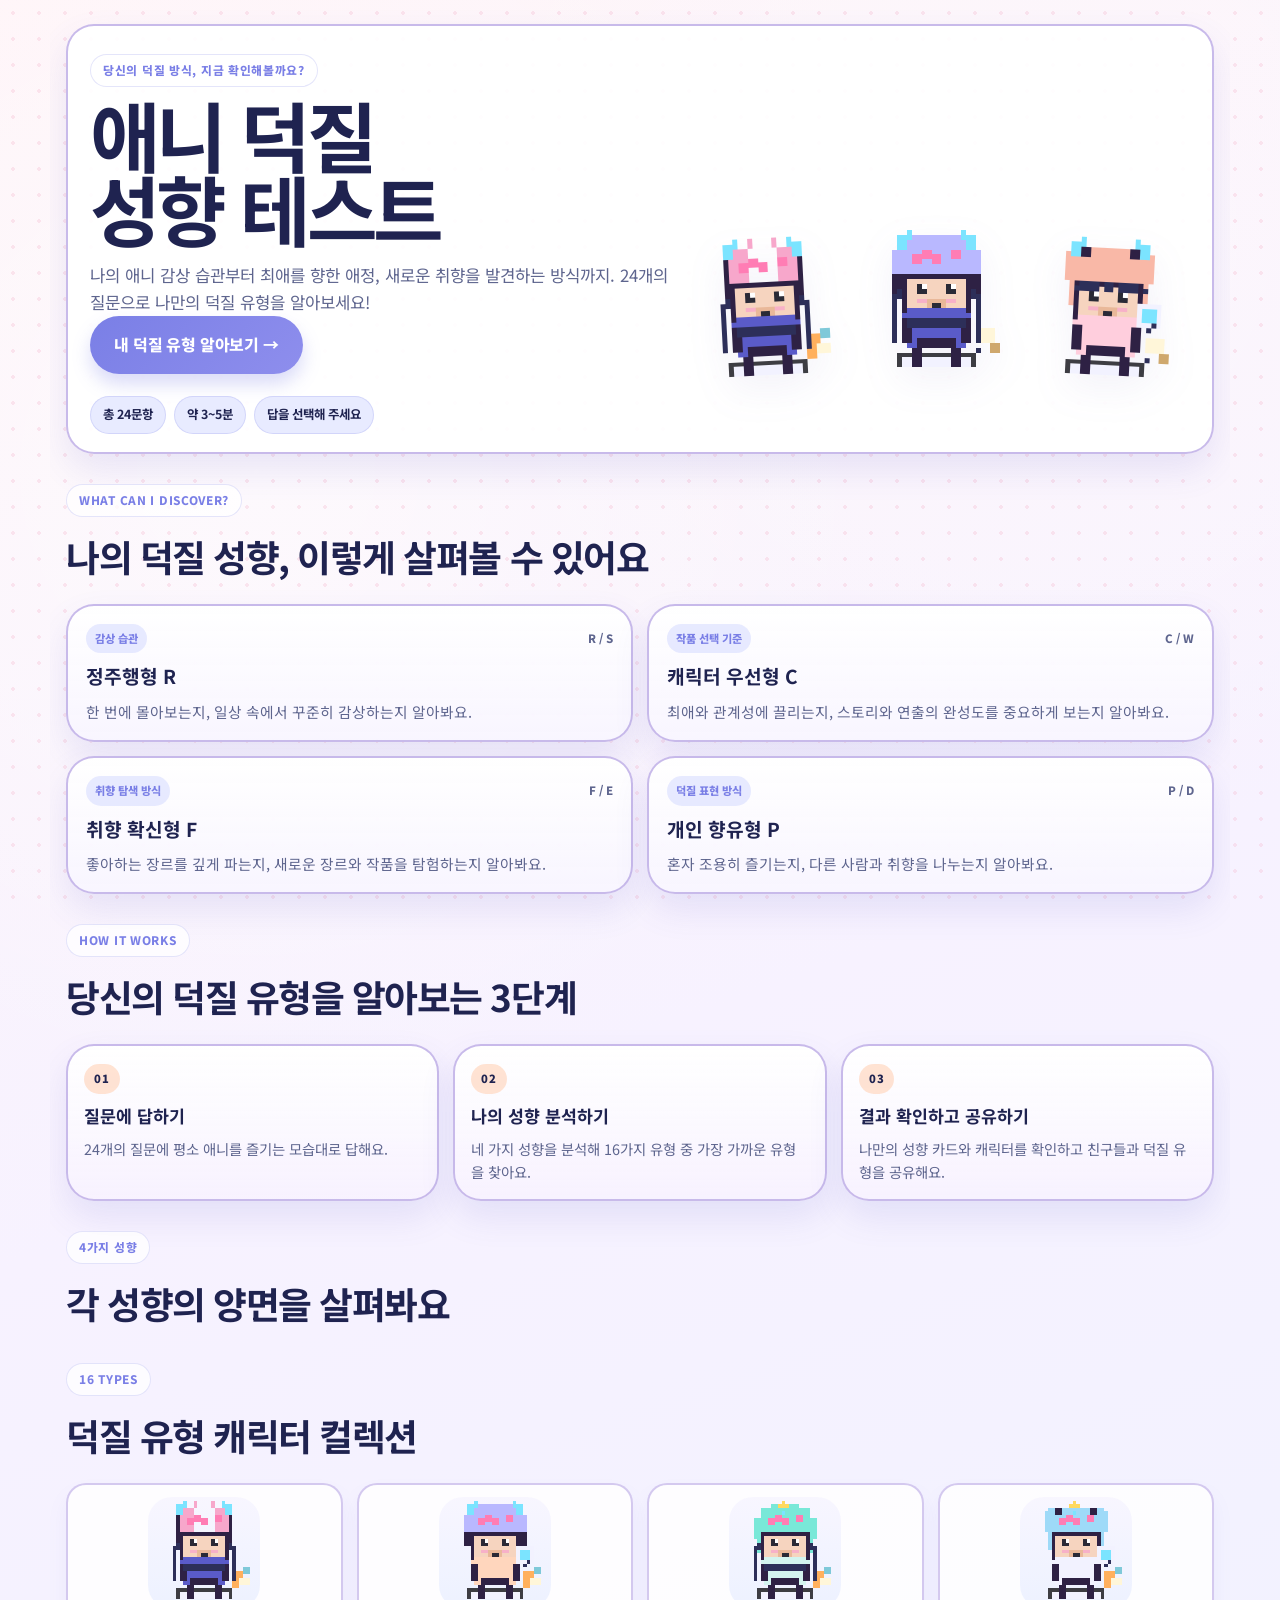
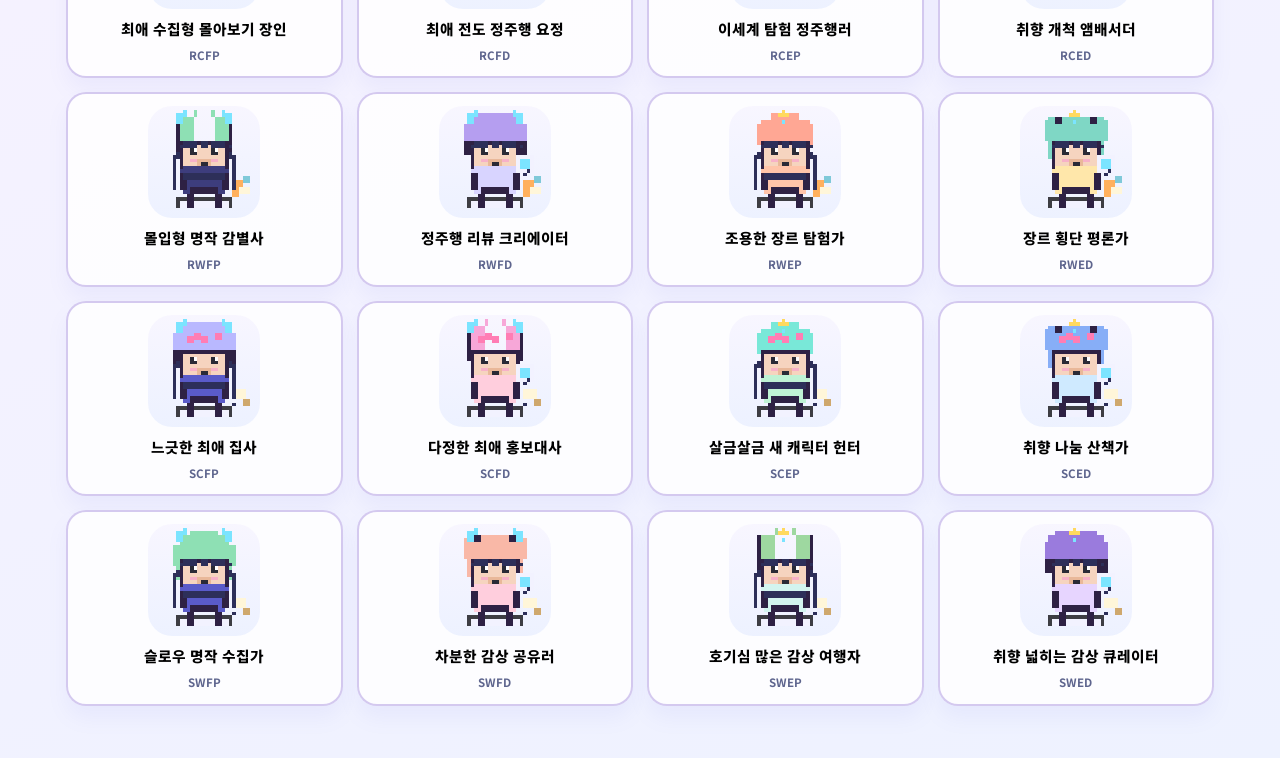
<file: index.html>
<!DOCTYPE html>
<html lang="ko">
  <head>
    <meta charset="UTF-8" />
    <meta name="viewport" content="width=device-width, initial-scale=1.0" />
    <meta name="theme-color" content="#5a5bc9" />
    <meta
      name="description"
      content="24개 질문으로 알아보는 나의 덕질 유형! 16가지 유형 중 나는 어떤 타입일까요?"
    />
    <title>애니 덕질 성향 테스트</title>
    <link rel="canonical" href="https://yuyeon-a.github.io/anime-fandom-test/" />
    <meta property="og:type" content="website" />
    <meta property="og:title" content="애니 덕질 성향 테스트" />
    <meta property="og:description" content="24개 질문으로 알아보는 나의 덕질 유형! 16가지 유형 중 나는 어떤 타입일까요?" />
    <meta property="og:url" content="https://yuyeon-a.github.io/anime-fandom-test/" />
    <meta property="og:locale" content="ko_KR" />
    <meta property="og:image" content="https://yuyeon-a.github.io/anime-fandom-test/assets/og.png" />
    <meta name="twitter:card" content="summary_large_image" />
    <meta name="twitter:title" content="애니 덕질 성향 테스트" />
    <meta name="twitter:description" content="24개 질문으로 알아보는 나의 덕질 유형! 16가지 유형 중 나는 어떤 타입일까요?" />
    <meta name="twitter:image" content="https://yuyeon-a.github.io/anime-fandom-test/assets/og.png" />
    <link rel="icon" type="image/png" href="./assets/favicon.png" />
    <link rel="preconnect" href="https://fonts.googleapis.com" />
    <link rel="preconnect" href="https://fonts.gstatic.com" crossorigin />
    <link
      href="https://fonts.googleapis.com/css2?family=Noto+Sans+KR:wght@400;500;700;900&display=swap"
      rel="stylesheet"
    />
    <link rel="stylesheet" href="./css/style.css" />
    <style>
      :root {
        --indigo: #5a5bc9;
        --indigo-deep: #1f2350;
        --lavender: #f2efff;
        --white: #ffffff;
        --navy: #1f2350;
        --text: #20263f;
        --border: rgba(90, 91, 201, 0.16);
        --error: #d64f68;
        --success: #2e9d7d;
      }
      .survey-screen,
      .thank-you-screen {
        max-width: 640px;
        margin: 0 auto;
        width: min(92vw, 640px);
      }
      .survey-header {
        display: flex;
        align-items: center;
        justify-content: space-between;
        gap: 12px;
        margin-bottom: 18px;
      }
      .text-link {
        background: none;
        border: none;
        color: var(--indigo);
        font-weight: 700;
        cursor: pointer;
        padding: 0;
      }
      .survey-panel,
      .thank-you-panel {
        background: rgba(255, 255, 255, 0.95);
        border: 1px solid var(--border);
        border-radius: 28px;
        box-shadow: 0 18px 48px rgba(90, 91, 201, 0.08);
        padding: 24px 18px;
      }
      .survey-title {
        margin: 0;
        color: var(--navy);
        font-size: clamp(1.8rem, 4vw, 2.5rem);
      }
      .survey-subtitle {
        margin: 6px 0 20px;
        color: rgba(31, 35, 80, 0.7);
        line-height: 1.6;
      }
      .survey-field {
        margin-bottom: 20px;
      }
      .survey-field > label,
      .survey-field legend {
        display: block;
        font-weight: 800;
        color: var(--navy);
        margin-bottom: 10px;
      }
      .required-mark {
        color: var(--error);
        margin-left: 6px;
      }
      .rating-row {
        display: grid;
        grid-template-columns: repeat(5, minmax(0, 1fr));
        gap: 8px;
      }
      .rating-btn {
        appearance: none;
        border: 2px solid rgba(90, 91, 201, 0.2);
        background: var(--white);
        color: var(--navy);
        border-radius: 16px;
        padding: 12px 8px 10px;
        min-height: 72px;
        font: inherit;
        font-weight: 800;
        cursor: pointer;
        transition: 0.15s ease;
        display: flex;
        flex-direction: column;
        align-items: center;
        justify-content: center;
        gap: 4px;
        text-align: center;
      }
      .rating-btn .score {
        font-size: 1.05rem;
      }
      .rating-btn .score-label {
        font-size: 0.72rem;
        line-height: 1.35;
        font-weight: 700;
      }
      .rating-btn.selected {
        background: rgba(90, 91, 201, 0.08);
        border-color: var(--indigo);
        box-shadow: inset 0 0 0 1px var(--indigo);
      }
      .rating-btn:focus-visible,
      .survey-radio:focus-visible,
      .survey-textarea:focus-visible,
      .survey-form button:focus-visible,
      .survey-link:focus-visible {
        outline: 3px solid rgba(90, 91, 201, 0.28);
        outline-offset: 2px;
      }
      .survey-readout {
        margin-top: 8px;
        color: var(--indigo);
        font-weight: 700;
        min-height: 1.5em;
      }
      .survey-radio-list {
        display: flex;
        flex-direction: column;
        gap: 10px;
      }
      .survey-radio-item {
        display: flex;
        align-items: center;
        gap: 10px;
        padding: 12px 14px;
        border-radius: 14px;
        border: 1px solid var(--border);
        background: #faf9ff;
        cursor: pointer;
      }
      .survey-radio-item input {
        accent-color: var(--indigo);
        width: 18px;
        height: 18px;
      }
      .survey-textarea {
        width: 100%;
        min-height: 128px;
        border: 1px solid rgba(90, 91, 201, 0.24);
        border-radius: 16px;
        padding: 12px 14px;
        font: inherit;
        resize: vertical;
        background: #fff;
      }
      .counter {
        text-align: right;
        color: rgba(31, 35, 80, 0.68);
        font-size: 0.82rem;
        margin-top: 8px;
      }
      .form-error {
        margin-top: 8px;
        color: var(--error);
        font-size: 0.82rem;
        font-weight: 700;
        display: none;
      }
      .survey-field.has-error .form-error {
        display: block;
      }
      .survey-field.has-error .rating-btn,
      .survey-field.has-error .survey-radio-item,
      .survey-field.has-error .survey-textarea {
        border-color: rgba(214, 79, 104, 0.8);
      }
      .survey-form-actions {
        display: flex;
        flex-direction: column;
        gap: 10px;
        margin-top: 22px;
      }
      .survey-submit,
      .survey-copy,
      .thank-you-btn {
        border: none;
        color: var(--white);
        background: linear-gradient(135deg, #6d79e6, #5a5bc9);
        min-height: 52px;
        border-radius: 999px;
        font-weight: 800;
        cursor: pointer;
        font: inherit;
      }
      .survey-copy,
      .thank-you-btn.secondary {
        background: #efeefe;
        color: var(--navy);
      }
      .survey-form-note {
        color: rgba(31, 35, 80, 0.72);
        font-size: 0.84rem;
        line-height: 1.5;
        margin-top: 10px;
      }
      .survey-status {
        min-height: 24px;
        margin-top: 10px;
        color: var(--indigo);
        font-weight: 700;
      }
      .thank-you-panel {
        text-align: center;
      }
      .thank-you-message {
        margin: 12px 0 18px;
        font-size: clamp(2rem, 7vw, 2.8rem);
        color: var(--navy);
      }
      .thank-you-actions {
        display: flex;
        flex-direction: column;
        gap: 12px;
        margin-top: 22px;
      }
      .visually-hidden {
        position: absolute;
        width: 1px;
        height: 1px;
        margin: -1px;
        overflow: hidden;
        clip: rect(0, 0, 0, 0);
        clip-path: inset(50%);
        white-space: nowrap;
        border: 0;
      }
      @media (max-width: 560px) {
        .rating-row {
          grid-template-columns: repeat(2, minmax(0, 1fr));
        }
      }
    </style>
  </head>
  <body>
    <div class="page-shell">
      <main class="page">
        <section id="intro" class="screen">
          <div class="intro-shell">
            <div class="hero-layout panel hero-panel">
              <div class="hero-copy">
                <p class="eyebrow">당신의 덕질 방식, 지금 확인해볼까요?</p>
                <h1>애니 덕질<br />성향 테스트</h1>
                <p class="lead">
                  나의 애니 감상 습관부터 최애를 향한 애정, 새로운 취향을 발견하는 방식까지.
                  24개의 질문으로 나만의 덕질 유형을 알아보세요!
                </p>
                <button id="start-btn" class="btn primary" type="button">
                  내 덕질 유형 알아보기 →
                </button>
                <div class="meta-row" aria-label="테스트 정보">
                  <span>총 24문항</span>
                  <span>약 3~5분</span>
                  <span>답을 선택해 주세요</span>
                </div>
              </div>

              <div class="hero-visual" aria-label="애니 캐릭터 일러스트">
                <div id="hero-art" class="hero-art"></div>
              </div>
            </div>

            <div class="info-section">
              <div class="section-head">
                <span class="kicker">What Can I Discover?</span>
                <h2>나의 덕질 성향, 이렇게 살펴볼 수 있어요</h2>
              </div>

              <div class="axis-grid">
                <article class="panel axis-card">
                  <div class="axis-card-top">
                    <span class="axis-tag">감상 습관</span>
                    <span class="axis-code">R / S</span>
                  </div>
                  <h3>정주행형 R</h3>
                  <p>한 번에 몰아보는지, 일상 속에서 꾸준히 감상하는지 알아봐요.</p>
                </article>

                <article class="panel axis-card">
                  <div class="axis-card-top">
                    <span class="axis-tag">작품 선택 기준</span>
                    <span class="axis-code">C / W</span>
                  </div>
                  <h3>캐릭터 우선형 C</h3>
                  <p>최애와 관계성에 끌리는지, 스토리와 연출의 완성도를 중요하게 보는지 알아봐요.</p>
                </article>

                <article class="panel axis-card">
                  <div class="axis-card-top">
                    <span class="axis-tag">취향 탐색 방식</span>
                    <span class="axis-code">F / E</span>
                  </div>
                  <h3>취향 확신형 F</h3>
                  <p>좋아하는 장르를 깊게 파는지, 새로운 장르와 작품을 탐험하는지 알아봐요.</p>
                </article>

                <article class="panel axis-card">
                  <div class="axis-card-top">
                    <span class="axis-tag">덕질 표현 방식</span>
                    <span class="axis-code">P / D</span>
                  </div>
                  <h3>개인 향유형 P</h3>
                  <p>혼자 조용히 즐기는지, 다른 사람과 취향을 나누는지 알아봐요.</p>
                </article>
              </div>
            </div>

            <div class="info-section how-it-works">
              <div class="section-head">
                <span class="kicker">How It Works</span>
                <h2>당신의 덕질 유형을 알아보는 3단계</h2>
              </div>

              <div class="steps-grid" aria-label="테스트 단계">
                <div class="panel step-card">
                  <div class="step-number">01</div>
                  <b>질문에 답하기</b>
                  <span>24개의 질문에 평소 애니를 즐기는 모습대로 답해요.</span>
                </div>
                <div class="panel step-card">
                  <div class="step-number">02</div>
                  <b>나의 성향 분석하기</b>
                  <span>네 가지 성향을 분석해 16가지 유형 중 가장 가까운 유형을 찾아요.</span>
                </div>
                <div class="panel step-card">
                  <div class="step-number">03</div>
                  <b>결과 확인하고 공유하기</b>
                  <span>나만의 성향 카드와 캐릭터를 확인하고 친구들과 덕질 유형을 공유해요.</span>
                </div>
              </div>
            </div>

            <div class="info-section">
              <div class="section-head">
                <span class="kicker">4가지 성향</span>
                <h2>각 성향의 양면을 살펴봐요</h2>
              </div>
              <div id="axis-guide" class="axis-guide" aria-label="성향 가이드"></div>
            </div>

            <div class="preview-block">
              <div class="section-head">
                <span class="kicker">16 Types</span>
                <h2>덕질 유형 캐릭터 컬렉션</h2>
              </div>
              <div id="type-preview" class="type-preview" aria-label="유형 미리보기"></div>
            </div>
          </div>
        </section>

        <section id="test" class="screen hidden" aria-live="polite">
          <div class="panel question-panel">
            <div class="question-meta">
              <span id="question-counter" class="question-badge">QUESTION 01 / 24</span>
              <span class="meta-tag">답을 선택해 주세요</span>
            </div>

            <div class="progress-track" aria-hidden="true">
              <div id="progress-fill" class="progress-fill"></div>
            </div>

            <h2 id="question-text" class="question-text" aria-live="polite"></h2>
            <div id="answer-options" class="answer-options" aria-label="질문 응답 선택" role="radiogroup"></div>

            <div class="nav-row">
              <button id="prev-btn" class="btn secondary" type="button">이전</button>
            </div>
          </div>
        </section>

        <section id="result" class="screen hidden">
          <div class="result-header">
            <p class="eyebrow">당신의 덕질 유형은</p>
            <h2>나의 애니 덕질 캐릭터</h2>
          </div>

          <div class="result-layout">
            <div id="result-card-wrap" class="panel result-card-wrap"></div>

            <div class="panel result-summary-panel">
              <h2>나의 성향 분석</h2>
              <div id="axis-breakdown" class="axis-breakdown"></div>
              <p class="axis-note">
                ※ 수치는 응답을 바탕으로 한 상대적 성향 점수예요. 두 성향이 같으면 X로 표시해요.
              </p>
            </div>
          </div>

          <div id="result-report" class="result-report" aria-live="polite"></div>

          <div class="panel share-panel">
            <h2>결과 공유하기</h2>
            <div class="share-grid">
              <button type="button" class="btn share-btn" data-share="instagram">인스타그램</button>
              <button type="button" class="btn share-btn" data-share="x">X(트위터)</button>
              <button type="button" class="btn share-btn" data-share="kakao">카카오톡</button>
              <button type="button" class="btn share-btn secondary" data-share="save">이미지 저장</button>
              <button type="button" class="btn share-btn secondary" data-share="copy">링크 복사</button>
              <button type="button" class="btn share-btn secondary" data-share="retry">다시 하기</button>
            </div>
          </div>

          <div class="result-feedback-row">
            <button id="survey-trigger-btn" type="button" class="btn primary full-width">결과 평가 설문 남기기</button>
          </div>
        </section>

        <section id="survey" class="screen hidden survey-screen" aria-live="polite">
          <div class="survey-header">
            <button type="button" id="survey-back-btn" class="text-link">결과로 돌아가기</button>
          </div>
          <div class="survey-panel">
            <h2 class="survey-title">테스트 결과 평가 설문</h2>
            <p class="survey-subtitle">테스트를 완료하고 자신의 유형 결과를 확인한 뒤 응답해 주세요.</p>

            <form id="feedback-form" class="survey-form" novalidate>
              <div class="survey-field" data-field="q1_resultMatch">
                <label for="q1_resultMatch_label">문항 1. 결과 일치도 <span class="required-mark">필수</span></label>
                <div class="rating-row" id="q1_resultMatch_group" role="radiogroup" aria-label="문항 1. 결과 일치도">
                  <button type="button" class="rating-btn" data-rating-group="q1_resultMatch" data-value="1" role="radio" aria-checked="false">
                    <span class="score">1점</span>
                    <span class="score-label">전혀 그렇지 않다</span>
                  </button>
                  <button type="button" class="rating-btn" data-rating-group="q1_resultMatch" data-value="2" role="radio" aria-checked="false">
                    <span class="score">2점</span>
                    <span class="score-label">그렇지 않다</span>
                  </button>
                  <button type="button" class="rating-btn" data-rating-group="q1_resultMatch" data-value="3" role="radio" aria-checked="false">
                    <span class="score">3점</span>
                    <span class="score-label">보통이다</span>
                  </button>
                  <button type="button" class="rating-btn" data-rating-group="q1_resultMatch" data-value="4" role="radio" aria-checked="false">
                    <span class="score">4점</span>
                    <span class="score-label">그렇다</span>
                  </button>
                  <button type="button" class="rating-btn" data-rating-group="q1_resultMatch" data-value="5" role="radio" aria-checked="false">
                    <span class="score">5점</span>
                    <span class="score-label">매우 그렇다</span>
                  </button>
                </div>
                <div class="survey-readout" id="q1_resultMatch_readout" aria-live="polite">선택: 없음</div>
                <div class="form-error" id="q1_resultMatch_error" aria-live="polite">이 문항에 답해 주세요.</div>
              </div>

              <div class="survey-field" data-field="q2_explanationClarity">
                <label for="q2_explanationClarity_label">문항 2. 설명 이해도 <span class="required-mark">필수</span></label>
                <div class="rating-row" id="q2_explanationClarity_group" role="radiogroup" aria-label="문항 2. 설명 이해도">
                  <button type="button" class="rating-btn" data-rating-group="q2_explanationClarity" data-value="1" role="radio" aria-checked="false">
                    <span class="score">1점</span>
                    <span class="score-label">전혀 그렇지 않다</span>
                  </button>
                  <button type="button" class="rating-btn" data-rating-group="q2_explanationClarity" data-value="2" role="radio" aria-checked="false">
                    <span class="score">2점</span>
                    <span class="score-label">그렇지 않다</span>
                  </button>
                  <button type="button" class="rating-btn" data-rating-group="q2_explanationClarity" data-value="3" role="radio" aria-checked="false">
                    <span class="score">3점</span>
                    <span class="score-label">보통이다</span>
                  </button>
                  <button type="button" class="rating-btn" data-rating-group="q2_explanationClarity" data-value="4" role="radio" aria-checked="false">
                    <span class="score">4점</span>
                    <span class="score-label">그렇다</span>
                  </button>
                  <button type="button" class="rating-btn" data-rating-group="q2_explanationClarity" data-value="5" role="radio" aria-checked="false">
                    <span class="score">5점</span>
                    <span class="score-label">매우 그렇다</span>
                  </button>
                </div>
                <div class="survey-readout" id="q2_explanationClarity_readout" aria-live="polite">선택: 없음</div>
                <div class="form-error" id="q2_explanationClarity_error" aria-live="polite">이 문항에 답해 주세요.</div>
              </div>

              <fieldset class="survey-field" data-field="q3_bestMatchingAxis">
                <legend>문항 3. 축별 납득도 <span class="required-mark">필수</span></legend>
                <div class="survey-radio-list" role="radiogroup" aria-label="문항 3. 축별 납득도">
                  <label class="survey-radio-item"><input type="radio" name="q3_bestMatchingAxis" value="감상 습관" /> 감상 습관</label>
                  <label class="survey-radio-item"><input type="radio" name="q3_bestMatchingAxis" value="작품 선택 기준" /> 작품 선택 기준</label>
                  <label class="survey-radio-item"><input type="radio" name="q3_bestMatchingAxis" value="취향 탐색 방식" /> 취향 탐색 방식</label>
                  <label class="survey-radio-item"><input type="radio" name="q3_bestMatchingAxis" value="덕질 표현 방식" /> 덕질 표현 방식</label>
                  <label class="survey-radio-item"><input type="radio" name="q3_bestMatchingAxis" value="모든 축이 비슷하게 잘 맞는다" /> 모든 축이 비슷하게 잘 맞는다</label>
                  <label class="survey-radio-item"><input type="radio" name="q3_bestMatchingAxis" value="특별히 잘 맞는 축이 없다" /> 특별히 잘 맞는 축이 없다</label>
                </div>
                <div class="form-error" id="q3_bestMatchingAxis_error" aria-live="polite">이 문항에 답해 주세요.</div>
              </fieldset>

              <div class="survey-field" data-field="q4_mismatchReason">
                <label for="q4_mismatchReason">문항 4. 결과 불일치 이유 <span style="font-weight: 600; color: rgba(31,35,80,0.7);">(선택)</span></label>
                <textarea id="q4_mismatchReason" class="survey-textarea" name="q4_mismatchReason" maxlength="500" placeholder="결과 중 자신과 맞지 않는 부분이 있다면, 어떤 점이 맞지 않았나요?"></textarea>
                <div class="counter"><span id="q4_mismatchReason_count">0</span> / 500</div>
              </div>

              <div class="survey-field" data-field="q5_comments">
                <label for="q5_comments">문항 5. 추가 의견 및 개선점 <span style="font-weight: 600; color: rgba(31,35,80,0.7);">(선택)</span></label>
                <textarea id="q5_comments" class="survey-textarea" name="q5_comments" maxlength="500" placeholder="테스트 문항이나 결과 설명에서 이해하기 어렵거나 개선이 필요하다고 느낀 부분이 있나요?"></textarea>
                <div class="counter"><span id="q5_comments_count">0</span> / 500</div>
              </div>

              <input type="text" name="website" class="visually-hidden" tabindex="-1" autocomplete="off" />

              <div class="survey-form-actions">
                <button type="submit" class="survey-submit" id="feedback-submit-btn">응답 제출</button>
                <button type="button" class="survey-copy" id="feedback-copy-btn" style="display:none;">응답 내용 복사</button>
              </div>

              <p class="survey-form-note">응답은 익명으로 수집되며, 개인정보는 받지 않아요.</p>
              <div class="survey-status" id="feedback-status" aria-live="polite"></div>
            </form>
          </div>
        </section>

        <section id="thanks" class="screen hidden thank-you-screen" aria-live="polite">
          <div class="thank-you-panel">
            <p class="eyebrow">설문 참여 완료</p>
            <h2 class="thank-you-message">소중한 의견 감사합니다.</h2>
            <div class="thank-you-actions">
              <button type="button" class="thank-you-btn" id="thanks-result-btn">내 결과 다시 보기</button>
              <button type="button" class="thank-you-btn secondary" id="thanks-home-btn">처음으로</button>
            </div>
          </div>
        </section>
      </main>
    </div>

    <div id="toast" class="toast" role="status" aria-live="polite"></div>

    <script src="./js/data.js"></script>
    <script src="./js/sprites.js"></script>
    <script src="./js/app.js"></script>
  </body>
</html>
</file>
<file: css/style.css>
:root {
  --bg-1: #fff5f8;
  --bg-2: #f7f2ff;
  --bg-3: #eef7ff;
  --panel: rgba(255, 255, 255, 0.94);
  --pink: #f7bfd7;
  --pink-strong: #f29bbd;
  --peach: #ffd7c0;
  --blue: #bfe7ff;
  --blue-strong: #7ec6f5;
  --lavender: #dfe3ff;
  --lavender-strong: #7a7fe6;
  --yellow: #f8ebab;
  --mint: #d7f5e6;
  --navy: #1f2350;
  --subtle: #5e658e;
  --line: #e4d9ef;
  --shadow: rgba(90, 91, 201, 0.12);
  --danger: #d75c85;
  --white: #ffffff;
}

* {
  box-sizing: border-box;
}

html {
  scroll-behavior: smooth;
  overflow-x: hidden;
}

body {
  margin: 0;
  min-height: 100vh;
  max-width: 100vw;
  overflow-x: hidden;
  background:
    radial-gradient(circle at 20% 20%, rgba(255, 255, 255, 0.5) 0, rgba(255, 255, 255, 0) 30%),
    radial-gradient(circle at 80% 10%, rgba(255, 255, 255, 0.35) 0, rgba(255, 255, 255, 0) 26%),
    linear-gradient(160deg, var(--bg-1), var(--bg-2) 45%, #eef2ff 100%);
  color: var(--navy);
  font-family: "Noto Sans KR", "Apple SD Gothic Neo", "Malgun Gothic", sans-serif;
  line-height: 1.6;
}

body,
.page-shell,
.page,
.screen,
main,
section,
article,
div,
span,
button,
label,
strong,
small,
p,
h1,
h2,
h3,
h4,
svg {
  max-width: 100%;
}

html {
  overflow-x: hidden;
}

body::before {
  content: "";
  position: fixed;
  inset: 0;
  background-image: radial-gradient(circle, rgba(245, 186, 209, 0.65) 0 10%, transparent 11%);
  background-size: 26px 26px;
  opacity: 0.5;
  pointer-events: none;
}

img {
  max-width: 100%;
  display: block;
}

button,
input,
textarea,
select {
  font: inherit;
}

button {
  cursor: pointer;
}

:focus-visible {
  outline: 3px solid rgba(242, 155, 189, 0.9);
  outline-offset: 3px;
}

.page-shell {
  position: relative;
  z-index: 1;
  width: min(100%, 1180px);
  max-width: 100%;
  margin: 0 auto;
  padding: 24px 16px 52px;
  overflow-x: hidden;
}

.page {
  width: 100%;
  max-width: 100%;
}

.screen {
  width: 100%;
}

.hidden {
  display: none !important;
}

.panel {
  background: rgba(255, 255, 255, 0.92);
  border: 2px solid rgba(194, 179, 232, 0.9);
  border-radius: 28px;
  box-shadow: 0 16px 34px var(--shadow);
}

.hero-panel {
  padding: 28px 22px 18px;
}

.hero-layout {
  display: grid;
  grid-template-columns: 1fr;
  gap: 10px;
  align-items: center;
  margin-bottom: 28px;
}

.eyebrow,
.kicker {
  display: inline-flex;
  align-items: center;
  margin: 0 0 10px;
  padding: 6px 12px;
  border-radius: 999px;
  background: rgba(255, 255, 255, 0.75);
  border: 1.5px solid rgba(122, 127, 230, 0.2);
  color: var(--lavender-strong);
  font-size: 0.74rem;
  font-weight: 800;
  letter-spacing: 0.06em;
  text-transform: uppercase;
}

h1 {
  margin: 0;
  font-size: clamp(2.5rem, 6vw, 4.8rem);
  line-height: 0.96;
  letter-spacing: -0.06em;
}

.lead {
  margin: 18px 0 0;
  max-width: 600px;
  color: var(--subtle);
  font-size: 1.05rem;
}

.meta-row {
  display: flex;
  flex-wrap: wrap;
  gap: 8px;
  margin-top: 22px;
}

.meta-row span {
  display: inline-flex;
  align-items: center;
  justify-content: center;
  padding: 8px 12px;
  border-radius: 999px;
  background: rgba(223, 227, 255, 0.7);
  border: 1px solid rgba(122, 127, 230, 0.2);
  color: var(--navy);
  font-weight: 700;
  font-size: 0.78rem;
}

.btn {
  border: none;
  border-radius: 999px;
  background: linear-gradient(135deg, var(--lavender-strong), #8e8eed);
  color: var(--white);
  padding: 16px 24px;
  font-weight: 800;
  letter-spacing: -0.01em;
  box-shadow: 0 10px 18px rgba(122, 127, 230, 0.28);
  transition: transform 0.2s ease, box-shadow 0.2s ease, opacity 0.2s ease;
}

.btn:hover {
  transform: translateY(-2px);
  box-shadow: 0 14px 22px rgba(122, 127, 230, 0.35);
}

.btn:disabled {
  opacity: 0.45;
  cursor: not-allowed;
  transform: none;
  box-shadow: none;
}

.btn.secondary {
  background: var(--white);
  color: var(--lavender-strong);
  border: 2px solid rgba(122, 127, 230, 0.22);
  box-shadow: none;
}

.hero-copy {
  display: flex;
  flex-direction: column;
  align-items: flex-start;
  justify-content: center;
}

.hero-art {
  display: flex;
  align-items: flex-end;
  justify-content: center;
  gap: 10px;
  min-height: 300px;
  padding: 12px 8px;
}

.hero-character {
  display: flex;
  align-items: end;
  justify-content: center;
  width: 32%;
  min-width: 100px;
  padding: 0;
  border: none;
  background: transparent;
  transform-origin: bottom center;
}

.hero-character:nth-child(1) { transform: translateY(8px) rotate(-3deg); }
.hero-character:nth-child(2) { transform: translateY(0) rotate(0deg); }
.hero-character:nth-child(3) { transform: translateY(8px) rotate(3deg); }

.hero-art svg {
  width: 100%;
  height: auto;
  max-width: 180px;
  filter: drop-shadow(0 14px 18px rgba(96, 92, 182, 0.08));
}

.character-modal {
  position: fixed;
  inset: 0;
  display: flex;
  align-items: center;
  justify-content: center;
  padding: 16px;
  background: rgba(17, 20, 48, 0.48);
  z-index: 200;
}

.character-modal-body {
  position: relative;
  width: min(92vw, 480px);
  max-height: 85vh;
  overflow: auto;
  background: rgba(255, 255, 255, 0.98);
  border: 2px solid rgba(122, 127, 230, 0.12);
  border-radius: 28px;
  box-shadow: 0 22px 60px rgba(31, 35, 80, 0.2);
  padding: 18px 16px 16px;
  animation: modalIn 0.2s ease-out;
}

.character-modal-hero {
  display: flex;
  justify-content: center;
  padding: 8px 0 14px;
}

.character-modal-copy {
  display: grid;
  gap: 10px;
}

.character-modal-close {
  position: absolute;
  top: 10px;
  right: 10px;
  width: 36px;
  height: 36px;
  display: inline-flex;
  align-items: center;
  justify-content: center;
  border: none;
  border-radius: 50%;
  background: rgba(122, 127, 230, 0.1);
  color: var(--navy);
  font-size: 1.2rem;
}

.character-modal-badge {
  display: inline-flex;
  width: fit-content;
  padding: 6px 10px;
  border-radius: 999px;
  background: rgba(223, 227, 255, 0.72);
  color: var(--lavender-strong);
  font-size: 0.74rem;
  font-weight: 900;
  letter-spacing: 0.08em;
}

.character-modal-copy h3 {
  margin: 0;
  font-size: clamp(1.7rem, 4vw, 2.35rem);
  letter-spacing: -0.04em;
}

.character-modal-tagline {
  margin: 0;
  font-size: 0.95rem;
  color: var(--lavender-strong);
  font-weight: 800;
}

.character-modal-description {
  margin: 0;
  color: var(--subtle);
  font-size: 0.92rem;
  line-height: 1.65;
}

.character-modal-list {
  margin: 4px 0 0;
  padding-left: 1.1rem;
  color: var(--subtle);
  display: grid;
  gap: 6px;
  font-size: 0.9rem;
}

.character-modal-chips {
  display: flex;
  flex-wrap: wrap;
  gap: 8px;
}

.trait-chip {
  display: inline-flex;
  padding: 7px 10px;
  border-radius: 999px;
  background: rgba(255, 245, 250, 0.8);
  border: 1px solid rgba(242, 155, 189, 0.2);
  color: var(--navy);
  font-size: 0.72rem;
  font-weight: 800;
}

.character-modal-actions {
  display: flex;
  align-items: center;
  justify-content: center;
  gap: 10px;
  margin-top: 4px;
}

.character-modal-actions .btn {
  padding-inline: 18px;
}

@keyframes modalIn {
  from {
    opacity: 0;
    transform: translateY(12px) scale(0.98);
  }
  to {
    opacity: 1;
    transform: translateY(0) scale(1);
  }
}

@media (prefers-reduced-motion: reduce) {
  .character-modal-body {
    animation: none;
  }
}

body.modal-open {
  overflow: hidden;
}

.result-error-panel {
  display: grid;
  gap: 12px;
  text-align: center;
  padding: 24px 18px;
  min-height: 260px;
  align-content: center;
  justify-items: center;
}

.result-error-mark {
  width: 52px;
  height: 52px;
  display: inline-flex;
  align-items: center;
  justify-content: center;
  border-radius: 50%;
  background: rgba(255, 191, 215, 0.35);
  color: var(--danger);
  font-size: 2rem;
  font-weight: 900;
}

.result-error-panel h3 {
  margin: 0;
  font-size: 1.8rem;
  letter-spacing: -0.04em;
}

.result-error-panel p {
  margin: 0;
  color: var(--subtle);
}

.result-error-actions {
  display: flex;
  gap: 10px;
  flex-wrap: wrap;
  justify-content: center;
}

.info-section,
.preview-block {
  margin-top: 30px;
}

.section-head {
  margin-bottom: 18px;
}

.section-head h2 {
  margin: 0;
  font-size: clamp(1.65rem, 3vw, 2.3rem);
  letter-spacing: -0.04em;
}

.axis-grid {
  display: grid;
  grid-template-columns: repeat(1, minmax(0, 1fr));
  gap: 14px;
}

.axis-card {
  padding: 18px 18px 16px;
  background: linear-gradient(180deg, rgba(255, 255, 255, 0.98), rgba(248, 245, 255, 0.95));
}

.axis-card-top {
  display: flex;
  justify-content: space-between;
  gap: 10px;
  align-items: center;
  margin-bottom: 8px;
}

.axis-tag {
  display: inline-flex;
  padding: 6px 9px;
  border-radius: 999px;
  background: rgba(223, 227, 255, 0.75);
  color: var(--lavender-strong);
  font-size: 0.7rem;
  font-weight: 800;
}

.axis-code {
  color: var(--subtle);
  font-size: 0.72rem;
  font-weight: 800;
}

.axis-emoji {
  display: inline-flex;
  align-items: center;
  justify-content: center;
  width: 48px;
  height: 48px;
  margin: 8px 0 10px;
  border-radius: 16px;
  background: linear-gradient(135deg, rgba(247, 191, 215, 0.4), rgba(191, 231, 255, 0.4));
  font-size: 1.6rem;
}

.axis-card h3 {
  margin: 0 0 8px;
  font-size: 1.2rem;
}

.axis-card p {
  margin: 0;
  color: var(--subtle);
  font-size: 0.92rem;
}

.steps-grid {
  display: grid;
  grid-template-columns: 1fr;
  gap: 14px;
}

.step-card {
  padding: 18px 16px 16px;
  display: flex;
  flex-direction: column;
  gap: 8px;
  min-height: 150px;
  background: linear-gradient(180deg, rgba(255,255,255,0.98), rgba(247,242,255,0.9));
}

.step-number {
  width: fit-content;
  padding: 6px 10px;
  border-radius: 999px;
  background: rgba(255, 215, 192, 0.7);
  color: var(--navy);
  font-weight: 900;
  font-size: 0.7rem;
  letter-spacing: 0.08em;
}

.step-card b {
  font-size: 1.08rem;
}

.step-card span {
  color: var(--subtle);
  font-size: 0.9rem;
}

.type-preview {
  display: grid;
  grid-template-columns: repeat(2, minmax(0, 1fr));
  gap: 14px;
}

.type-card {
  background: rgba(255, 255, 255, 0.84);
  border: 2px solid rgba(194, 179, 232, 0.7);
  border-radius: 20px;
  padding: 12px 10px 10px;
  text-align: center;
  box-shadow: 0 12px 20px rgba(122, 127, 230, 0.08);
}

.type-card-art {
  display: flex;
  align-items: center;
  justify-content: center;
  width: 112px;
  height: 112px;
  margin: 0 auto 8px;
  border-radius: 24px;
  background: linear-gradient(180deg, rgba(247, 245, 255, 0.9), rgba(235, 240, 255, 0.9));
  overflow: hidden;
}

.type-card-art svg {
  display: block;
  width: 112px;
  height: 112px;
  margin: 0;
}

.type-card .label {
  display: block;
  font-weight: 800;
  font-size: 0.92rem;
}

.type-card .sub {
  color: var(--subtle);
  font-size: 0.72rem;
  font-weight: 700;
}

.question-panel {
  max-width: 860px;
  margin: 0 auto;
  padding: 26px 18px 20px;
  background: linear-gradient(180deg, rgba(255,255,255,0.97), rgba(248,245,255,0.95));
}

.question-meta {
  display: flex;
  justify-content: space-between;
  align-items: center;
  gap: 12px;
  margin-bottom: 10px;
}

.question-badge {
  display: inline-flex;
  align-items: center;
  padding: 7px 12px;
  border-radius: 999px;
  background: rgba(223, 227, 255, 0.75);
  color: var(--navy);
  font-size: 0.73rem;
  font-weight: 900;
  letter-spacing: 0.08em;
  text-transform: uppercase;
}

.meta-tag {
  color: var(--subtle);
  font-size: 0.82rem;
  font-weight: 700;
}

.progress-track {
  height: 12px;
  width: 100%;
  background: linear-gradient(90deg, rgba(223,227,255,0.8), rgba(255,223,236,0.75));
  border: 1px solid rgba(122, 127, 230, 0.1);
  border-radius: 999px;
  overflow: hidden;
}

.progress-fill {
  height: 100%;
  width: 0;
  background: linear-gradient(90deg, var(--pink-strong), var(--lavender-strong), var(--blue-strong));
  border-radius: inherit;
  transition: width 0.26s ease;
}

.question-text {
  margin: 26px 0 22px;
  min-height: 78px;
  font-size: clamp(1.3rem, 2.7vw, 2rem);
  line-height: 1.45;
  letter-spacing: -0.03em;
  text-align: center;
  word-break: keep-all;
}

.answer-options {
  display: grid;
  grid-template-columns: repeat(7, minmax(0, 1fr));
  gap: 8px;
  align-items: start;
}

.answer-option {
  display: flex;
  flex-direction: column;
  justify-content: flex-start;
  align-items: center;
  gap: 6px;
  min-height: 96px;
  padding: 8px 4px 6px;
  border: none;
  background: transparent;
  color: var(--navy);
  text-align: center;
  transition: transform 0.18s ease, opacity 0.18s ease;
}

.answer-option:hover {
  transform: translateY(-2px);
}

.answer-option:focus-visible {
  outline: 3px solid rgba(122, 127, 230, 0.45);
  outline-offset: 2px;
  border-radius: 999px;
}

.answer-option .answer-dot {
  position: relative;
  display: inline-flex;
  align-items: center;
  justify-content: center;
  width: 12px;
  height: 12px;
  border-radius: 50%;
  background: linear-gradient(145deg, rgba(188, 194, 221, 0.95), rgba(146, 150, 179, 0.88));
  border: 2px solid rgba(86, 93, 140, 0.18);
  box-shadow: inset 0 0 0 2px rgba(255, 255, 255, 0.75), 0 0 0 rgba(255, 255, 255, 0);
  transition: transform 0.18s ease, background 0.18s ease, box-shadow 0.18s ease;
}

.answer-option .answer-dot::before,
.answer-option .answer-dot::after {
  content: "";
  position: absolute;
  inset: -8px;
  border-radius: 50%;
  pointer-events: none;
}

.answer-option .answer-dot::before {
  border: 2px solid rgba(255, 185, 214, 0.8);
  opacity: 0;
  transform: scale(0.7);
}

.answer-option .answer-dot::after {
  inset: -4px;
  background: radial-gradient(circle, rgba(255, 255, 255, 0.9), rgba(255, 255, 255, 0) 62%);
  opacity: 0;
}

.answer-option .answer-value {
  font-size: 0.68rem;
  font-weight: 800;
  line-height: 1;
  color: var(--subtle);
}

.answer-option .answer-label {
  font-size: 0.58rem;
  font-weight: 700;
  line-height: 1.2;
  color: var(--subtle);
  word-break: keep-all;
  min-height: 28px;
}

.answer-option.selected .answer-dot {
  width: 16px;
  height: 16px;
  background: linear-gradient(135deg, #ffb8d8, #b9caef 40%, #b8f0d9 100%);
  border-color: rgba(122, 127, 230, 0.2);
  box-shadow: 0 0 0 4px rgba(122, 127, 230, 0.12), 0 0 14px rgba(255, 184, 216, 0.9), 0 0 22px rgba(167, 200, 255, 0.75);
  animation: answerGlow 0.45s ease-out;
}

.answer-option.selected .answer-dot::before {
  opacity: 1;
  animation: answerRing 0.45s ease-out;
}

.answer-option.selected .answer-dot::after {
  opacity: 1;
  animation: answerSpark 0.5s ease-out;
}

.answer-option.selected .answer-value,
.answer-option.selected .answer-label {
  color: var(--navy);
}

@keyframes answerGlow {
  0% {
    transform: scale(0.75);
    box-shadow: 0 0 0 rgba(255, 184, 216, 0), 0 0 0 rgba(167, 200, 255, 0);
  }
  45% {
    transform: scale(1.12);
    box-shadow: 0 0 0 6px rgba(255, 184, 216, 0.24), 0 0 18px rgba(255, 184, 216, 0.9), 0 0 28px rgba(167, 200, 255, 0.7);
  }
  100% {
    transform: scale(1);
    box-shadow: 0 0 0 4px rgba(122, 127, 230, 0.12), 0 0 14px rgba(255, 184, 216, 0.9), 0 0 22px rgba(167, 200, 255, 0.75);
  }
}

@keyframes answerRing {
  0% {
    opacity: 0;
    transform: scale(0.65);
  }
  40% {
    opacity: 1;
  }
  100% {
    opacity: 0;
    transform: scale(1.25);
  }
}

@keyframes answerSpark {
  0% {
    transform: scale(0.5);
    opacity: 0;
  }
  30% {
    opacity: 1;
  }
  100% {
    transform: scale(1.2);
    opacity: 0;
  }
}

.nav-row {
  display: flex;
  justify-content: flex-start;
  margin-top: 22px;
}

.result-header {
  margin: 0 0 18px;
}

.result-header h2 {
  margin: 0;
  font-size: clamp(1.8rem, 4vw, 2.8rem);
  letter-spacing: -0.04em;
}

.result-layout {
  display: grid;
  grid-template-columns: minmax(0, 1fr);
  gap: 20px;
  align-items: start;
  max-width: 1100px;
  margin: 0 auto;
  min-width: 0;
}

.result-card-wrap {
  width: min(100%, 420px);
  justify-self: center;
  padding: 18px 14px;
  background: linear-gradient(180deg, rgba(255,255,255,0.96), rgba(249,244,255,0.95));
  overflow: hidden;
  min-width: 0;
}

.result-card-wrap svg {
  display: block;
  width: 100%;
  max-width: 360px;
  height: auto;
  margin: 0 auto;
  border-radius: 32px;
  box-shadow: 0 18px 28px rgba(122, 127, 230, 0.12);
  animation: resultCardReveal 0.4s ease-out;
  transform-origin: center center;
}

@keyframes resultCardReveal {
  from {
    opacity: 0;
    transform: translateY(14px) scale(0.98);
  }
  to {
    opacity: 1;
    transform: translateY(0) scale(1);
  }
}

@media (prefers-reduced-motion: reduce) {
  .result-card-wrap svg {
    animation: none;
  }
}

.result-summary-panel {
  padding: 18px 18px 16px;
  min-width: 0;
}

.result-summary-panel h2 {
  margin: 0 0 16px;
  font-size: clamp(1.4rem, 2vw, 2rem);
  letter-spacing: -0.04em;
}

.result-report {
  margin-top: 28px;
  display: grid;
  gap: 18px;
}

.result-article {
  display: grid;
  gap: 18px;
}

.report-hero,
.report-section {
  background: linear-gradient(180deg, rgba(255,255,255,0.98), rgba(248,244,255,0.96));
  border: 2px solid rgba(194, 179, 232, 0.8);
  border-radius: 28px;
  box-shadow: 0 18px 30px rgba(90, 91, 201, 0.08);
}

.report-hero {
  display: grid;
  grid-template-columns: 1fr;
  gap: 14px;
  padding: 20px 18px;
}

.report-hero-art {
  display: flex;
  align-items: center;
  justify-content: center;
  min-height: 250px;
  padding: 8px;
  border-radius: 24px;
  background: linear-gradient(180deg, rgba(237,244,255,0.8), rgba(245,240,255,0.8));
}

.report-hero-art svg {
  width: min(100%, 260px);
  height: auto;
  display: block;
  filter: drop-shadow(0 18px 22px rgba(105, 102, 195, 0.12));
}

.report-copy {
  display: grid;
  gap: 10px;
  min-width: 0;
}

.report-copy h3,
.report-copy p,
.report-section > p,
.trait-item span,
.strength-item span,
.weak-item span,
.axis-summary-top,
.axis-note,
.result-line,
.result-intro,
.axis-row p,
.axis-head,
.share-btn,
.meta-row span,
.question-badge,
.meta-tag,
.result-badge,
.keyword-pill,
.type-card .label,
.type-card .sub,
.axis-tag,
.axis-code,
.axis-card p,
.axis-card h3 {
  overflow-wrap: anywhere;
  word-break: keep-all;
}

.result-badge {
  display: inline-flex;
  width: fit-content;
  padding: 6px 10px;
  border-radius: 999px;
  background: rgba(223, 227, 255, 0.72);
  color: var(--lavender-strong);
  font-size: 0.72rem;
  font-weight: 900;
  letter-spacing: 0.12em;
  text-transform: uppercase;
}

.report-copy h3 {
  margin: 0;
  font-size: clamp(2rem, 4vw, 3rem);
  line-height: 1.05;
  letter-spacing: -0.05em;
}

.result-line {
  margin: 0;
  color: var(--lavender-strong);
  font-weight: 800;
  font-size: 0.98rem;
}

.result-intro {
  margin: 0;
  color: var(--subtle);
  font-size: 0.98rem;
}

.keyword-row {
  display: flex;
  flex-wrap: wrap;
  gap: 8px;
  margin-top: 4px;
}

.keyword-pill {
  display: inline-flex;
  align-items: center;
  justify-content: center;
  padding: 7px 10px;
  border-radius: 999px;
  background: linear-gradient(135deg, rgba(247, 191, 215, 0.5), rgba(223, 227, 255, 0.64));
  border: 1px solid rgba(122, 127, 230, 0.18);
  color: var(--navy);
  font-size: 0.73rem;
  font-weight: 800;
}

.report-section {
  padding: 18px 18px 20px;
  min-width: 0;
}

.report-section h4 {
  margin: 0 0 14px;
  font-size: 1.2rem;
  letter-spacing: -0.03em;
}

.report-section > p {
  margin: 0;
  color: var(--subtle);
  font-size: 0.96rem;
}

.trait-grid,
.strength-grid,
.weak-grid {
  display: grid;
  grid-template-columns: 1fr;
  gap: 12px;
}

.trait-item,
.strength-item,
.weak-item {
  display: grid;
  gap: 6px;
  padding: 14px 14px 12px;
  border-radius: 18px;
  background: rgba(249,247,255,0.9);
  border: 1px solid rgba(194, 179, 232, 0.7);
}

.trait-item strong,
.strength-item strong,
.weak-item strong {
  font-size: 0.96rem;
}

.trait-item span,
.strength-item span,
.weak-item span {
  color: var(--subtle);
  font-size: 0.86rem;
  line-height: 1.6;
}

.axis-summary {
  display: grid;
  gap: 14px;
}

.axis-summary-row {
  display: grid;
  gap: 8px;
}

.axis-summary-top {
  display: flex;
  justify-content: space-between;
  gap: 10px;
  font-size: 0.8rem;
  font-weight: 800;
  flex-wrap: wrap;
  min-width: 0;
}

.axis-summary-bar {
  position: relative;
  display: flex;
  width: 100%;
  min-width: 0;
  overflow: hidden;
  height: 12px;
  border-radius: 999px;
  background: rgba(228, 217, 239, 0.9);
}

.axis-summary-bar .segment-a,
.axis-summary-bar .segment-b {
  height: 100%;
  display: block;
}

.axis-summary-bar .segment-a {
  background: linear-gradient(90deg, var(--lavender-strong), #8a87ef);
}

.axis-summary-bar .segment-b {
  background: linear-gradient(90deg, var(--pink-strong), #f9b4cb);
}

.axis-summary-note {
  margin-top: 8px;
  color: var(--subtle);
  font-size: 0.82rem;
}

@media (min-width: 700px) {
  .report-hero {
    grid-template-columns: minmax(220px, 280px) minmax(0, 1fr);
    align-items: center;
  }

  .trait-grid,
  .strength-grid,
  .weak-grid {
    grid-template-columns: repeat(2, minmax(0, 1fr));
  }
}

.axis-breakdown {
  display: grid;
  gap: 18px;
}

.axis-row {
  display: grid;
  gap: 8px;
}

.axis-head {
  display: flex;
  justify-content: space-between;
  align-items: center;
  gap: 8px;
  font-weight: 800;
  font-size: 0.82rem;
  flex-wrap: wrap;
  min-width: 0;
}

.axis-bar {
  position: relative;
  display: flex;
  width: 100%;
  min-width: 0;
  height: 12px;
  border-radius: 999px;
  overflow: hidden;
  background: rgba(228, 217, 239, 0.9);
}

.axis-bar .segment-a {
  display: block;
  background: linear-gradient(90deg, var(--lavender-strong), #8a87ef);
  height: 100%;
}

.axis-bar .segment-b {
  display: block;
  background: linear-gradient(90deg, var(--pink-strong), #fabcce);
  height: 100%;
}

.axis-row p {
  margin: 0;
  color: var(--subtle);
  font-size: 0.78rem;
}

.axis-note {
  margin: 10px 0 0;
  color: var(--subtle);
  font-size: 0.72rem;
}

.share-panel {
  margin-top: 24px;
  padding: 20px 18px;
}

.share-panel h2 {
  margin: 0 0 12px;
  font-size: clamp(1.3rem, 2vw, 1.8rem);
  letter-spacing: -0.03em;
}

.share-grid {
  display: grid;
  grid-template-columns: repeat(2, minmax(0, 1fr));
  gap: 10px;
  margin-top: 12px;
}

.share-btn {
  width: 100%;
  justify-self: stretch;
  font-size: 0.9rem;
  padding: 12px 14px;
}

.toast {
  position: fixed;
  left: 50%;
  bottom: 24px;
  transform: translateX(-50%) translateY(12px);
  background: rgba(31, 35, 80, 0.97);
  color: var(--white);
  padding: 10px 18px;
  border-radius: 999px;
  box-shadow: 0 14px 30px rgba(31, 35, 80, 0.25);
  opacity: 0;
  pointer-events: none;
  transition: opacity 0.2s ease, transform 0.2s ease;
  font-size: 0.84rem;
  z-index: 100;
}

.toast.show {
  opacity: 1;
  transform: translateX(-50%) translateY(0);
}

.friend-banner {
  display: flex;
  flex-direction: column;
  gap: 8px;
  margin-bottom: 18px;
  padding: 16px 18px;
  border: 1px solid rgba(112, 118, 220, 0.2);
  border-radius: 18px;
  background: linear-gradient(135deg, rgba(122, 109, 255, 0.1), rgba(255, 176, 208, 0.12));
}

.friend-banner strong {
  font-size: 1rem;
  color: var(--navy);
}

.friend-banner span {
  font-size: 0.8rem;
  color: var(--subtle);
}

.friend-cta {
  width: fit-content;
  margin-top: 4px;
}

.image-overlay {
  position: fixed;
  inset: 0;
  display: none;
  align-items: center;
  justify-content: center;
  z-index: 200;
  padding: 20px;
}

.image-overlay.show {
  display: flex;
}

.image-overlay-backdrop {
  position: absolute;
  inset: 0;
  background: rgba(17, 20, 48, 0.6);
}

.image-overlay-dialog {
  position: relative;
  z-index: 1;
  width: min(90vw, 420px);
  padding: 18px 18px 12px;
  border-radius: 24px;
  background: rgba(255, 255, 255, 0.98);
  box-shadow: 0 20px 50px rgba(17, 20, 48, 0.28);
}

.image-overlay-close {
  position: absolute;
  top: 12px;
  right: 12px;
  width: 36px;
  height: 36px;
  border: 0;
  border-radius: 50%;
  background: rgba(90, 91, 201, 0.12);
  color: var(--navy);
  font-size: 1.1rem;
  cursor: pointer;
}

.image-overlay-copy {
  margin: 0 0 12px;
  font-size: 0.82rem;
  font-weight: 700;
  color: var(--subtle);
}

.image-overlay-preview {
  display: block;
  width: 100%;
  border-radius: 18px;
  background: #f7f3ff;
}

@media (min-width: 640px) {
  .axis-grid {
    grid-template-columns: repeat(2, minmax(0, 1fr));
  }

  .steps-grid {
    grid-template-columns: repeat(3, minmax(0, 1fr));
  }

  .type-preview {
    grid-template-columns: repeat(4, minmax(0, 1fr));
  }
}

@media (min-width: 820px) {
  .hero-layout {
    grid-template-columns: 1.15fr 1fr;
  }

  .result-layout {
    grid-template-columns: minmax(280px, 400px) minmax(0, 1fr);
  }

  .result-card-wrap {
    width: min(100%, 400px);
    justify-self: center;
  }
}

@media (max-width: 720px) {
  .question-panel {
    padding-inline: 14px;
  }

  .answer-options {
    gap: 6px;
    width: 100%;
  }

  .answer-option {
    min-height: 82px;
    padding-inline: 2px;
  }

  .answer-option .answer-label {
    font-size: 0.56rem;
    min-height: 26px;
  }

  .answer-option .answer-value {
    font-size: 0.62rem;
  }

  .result-card-wrap {
    padding: 12px 10px;
  }

  .report-hero {
    padding: 16px 14px;
  }

  .report-section {
    padding: 16px 14px 18px;
  }

  .share-grid {
    grid-template-columns: repeat(2, minmax(0, 1fr));
  }
}

@media (max-width: 540px) {
  .page-shell {
    padding-left: 10px;
    padding-right: 10px;
  }

  .question-text {
    min-height: 64px;
    font-size: 1.12rem;
  }

  .answer-option {
    min-height: 74px;
    gap: 5px;
    min-width: 0;
  }

  .answer-option .answer-label {
    font-size: 0.5rem;
    line-height: 1.15;
    white-space: normal;
  }

  .result-header h2 {
    font-size: 1.7rem;
  }

  .report-copy h3 {
    font-size: 1.7rem;
  }

  .result-summary-panel,
  .share-panel,
  .report-section {
    padding-left: 12px;
    padding-right: 12px;
  }

  .share-grid {
    grid-template-columns: 1fr;
  }

  .axis-head,
  .axis-summary-top {
    flex-direction: column;
    align-items: flex-start;
  }
}

@media (prefers-reduced-motion: reduce) {
  html {
    scroll-behavior: auto;
  }

  *, *::before, *::after {
    animation: none !important;
    transition: none !important;
  }

  .answer-option .answer-dot,
  .answer-option.selected .answer-dot {
    animation: none !important;
    transition: none !important;
  }
}
</file>
